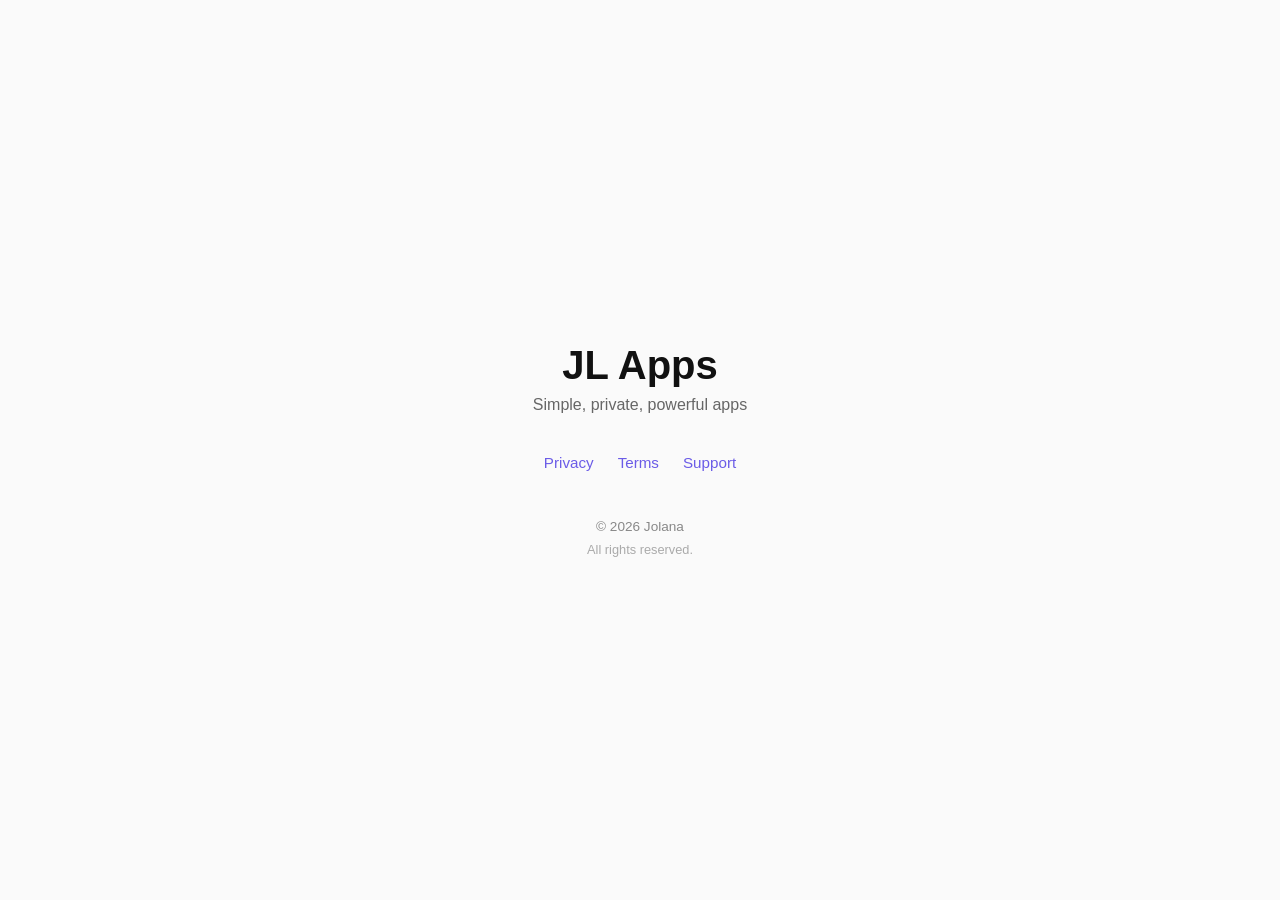
<file: index.html>
<!DOCTYPE html>
<html lang="en">
<head>
    <meta charset="UTF-8">
    <meta name="viewport" content="width=device-width, initial-scale=1.0">
    <title>JL Apps - Jolana</title>
    <style>
        * { margin: 0; padding: 0; box-sizing: border-box; }
        body {
            font-family: -apple-system, BlinkMacSystemFont, 'Segoe UI', Roboto, Oxygen, Ubuntu, sans-serif;
            background: #fafafa;
            color: #333;
            min-height: 100vh;
            display: flex;
            flex-direction: column;
            align-items: center;
            justify-content: center;
            padding: 60px 20px;
            text-align: center;
        }
        .container { max-width: 600px; width: 100%; }
        h1 { font-size: 2.5rem; margin-bottom: 0.5rem; color: #111; }
        .tagline { color: #666; margin-bottom: 2.5rem; }
        .links { display: flex; gap: 1.5rem; justify-content: center; }
        .links a { color: #6B5CE7; text-decoration: none; font-size: 0.95rem; }
        .links a:hover { text-decoration: underline; }
        footer { margin-top: 3rem; color: #888; font-size: 0.85rem; }
        .company { margin-top: 0.5rem; font-size: 0.8rem; color: #aaa; }
    </style>
</head>
<body>
    <div class="container">
        <h1>JL Apps</h1>
        <p class="tagline">Simple, private, powerful apps</p>
        <div class="links">
            <a href="privacy.html">Privacy</a>
            <a href="terms.html">Terms</a>
            <a href="support.html">Support</a>
        </div>
    </div>

    <footer>
        &copy; 2026 Jolana
        <div class="company">All rights reserved.</div>
    </footer>
</body>
</html>
</file>
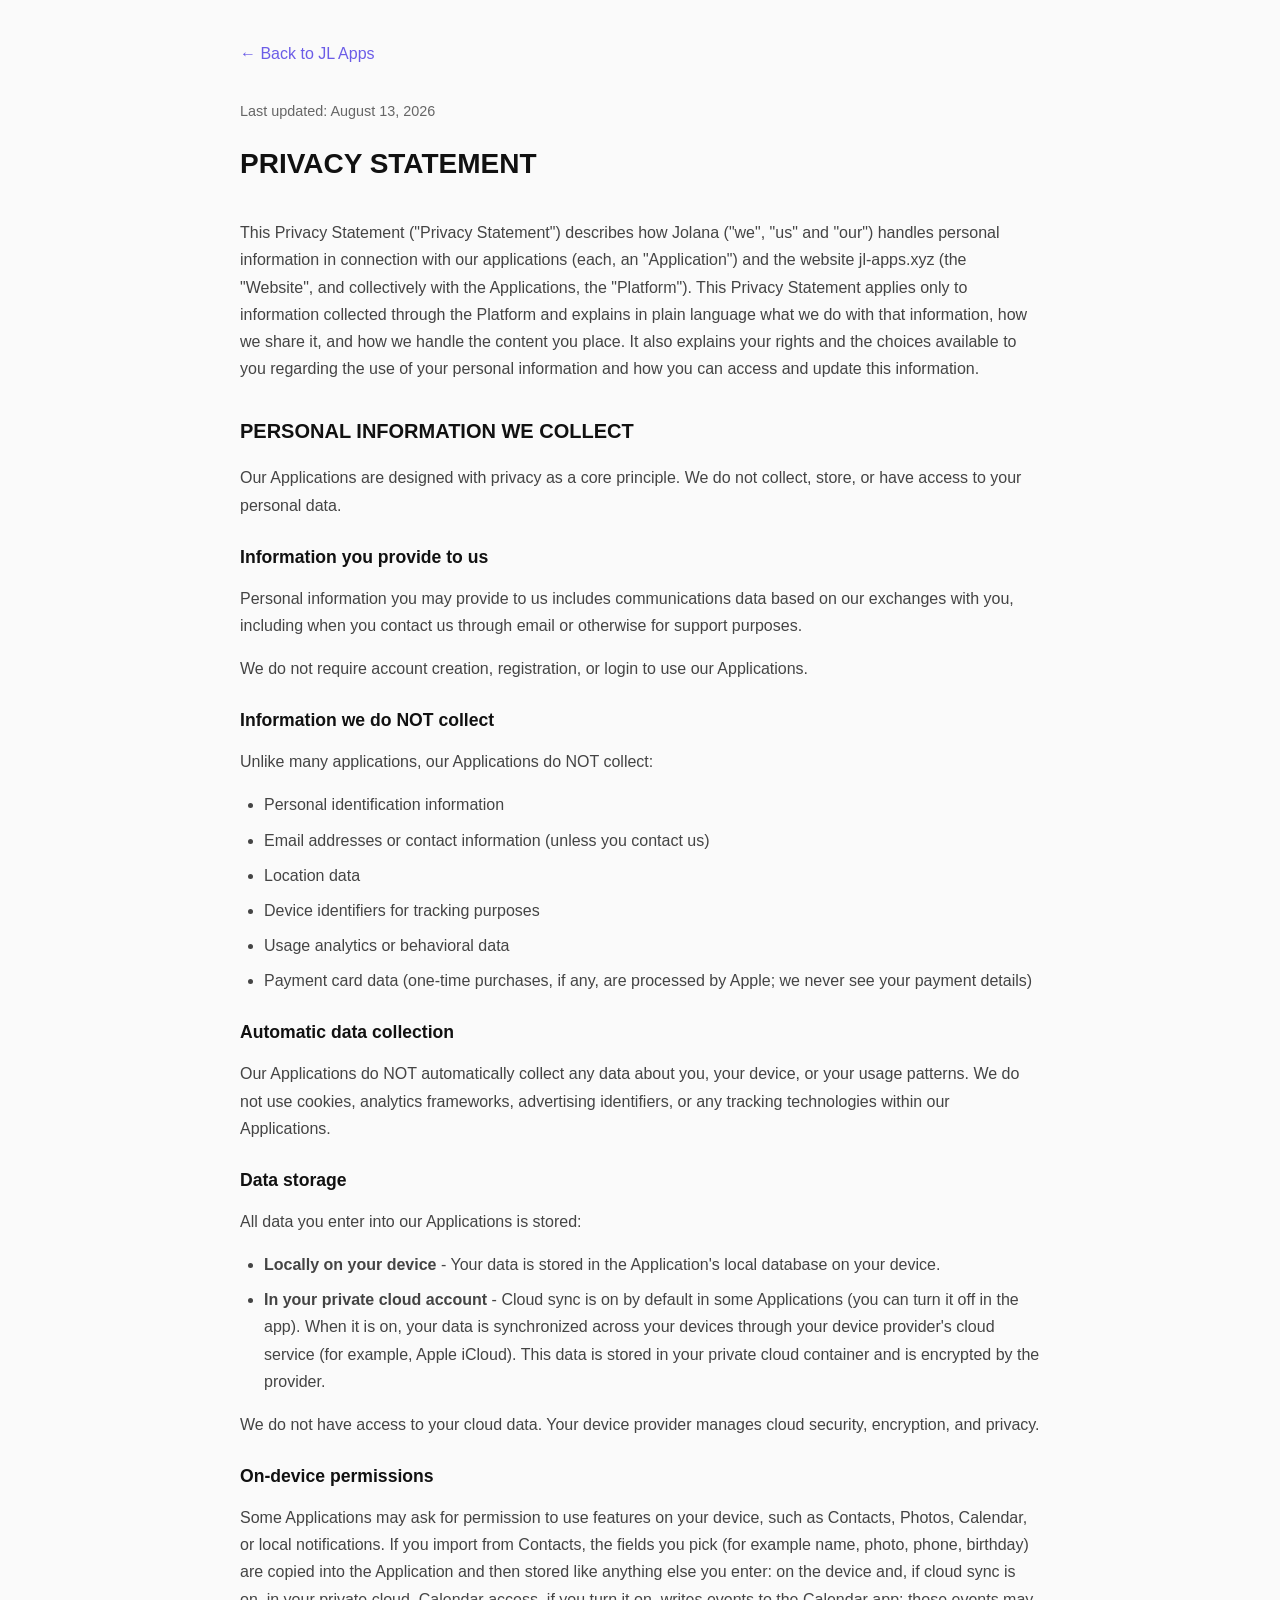
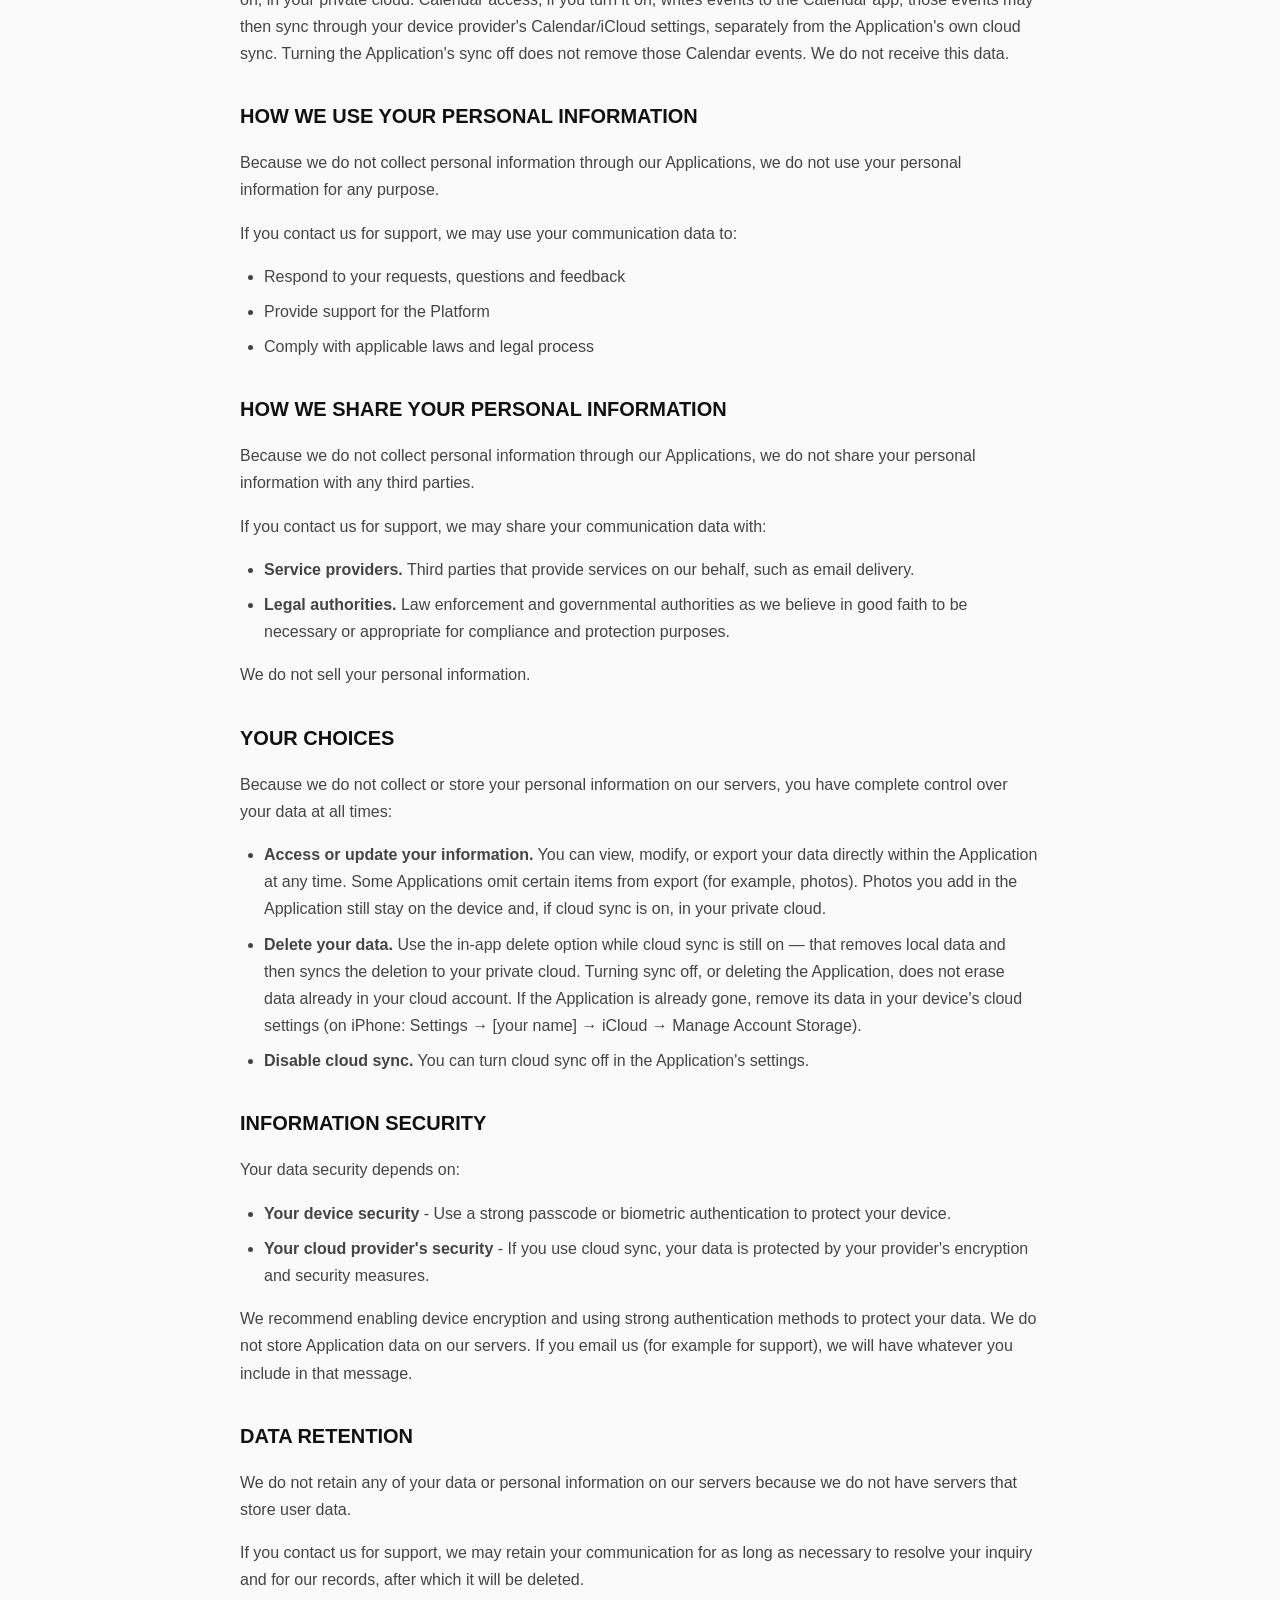
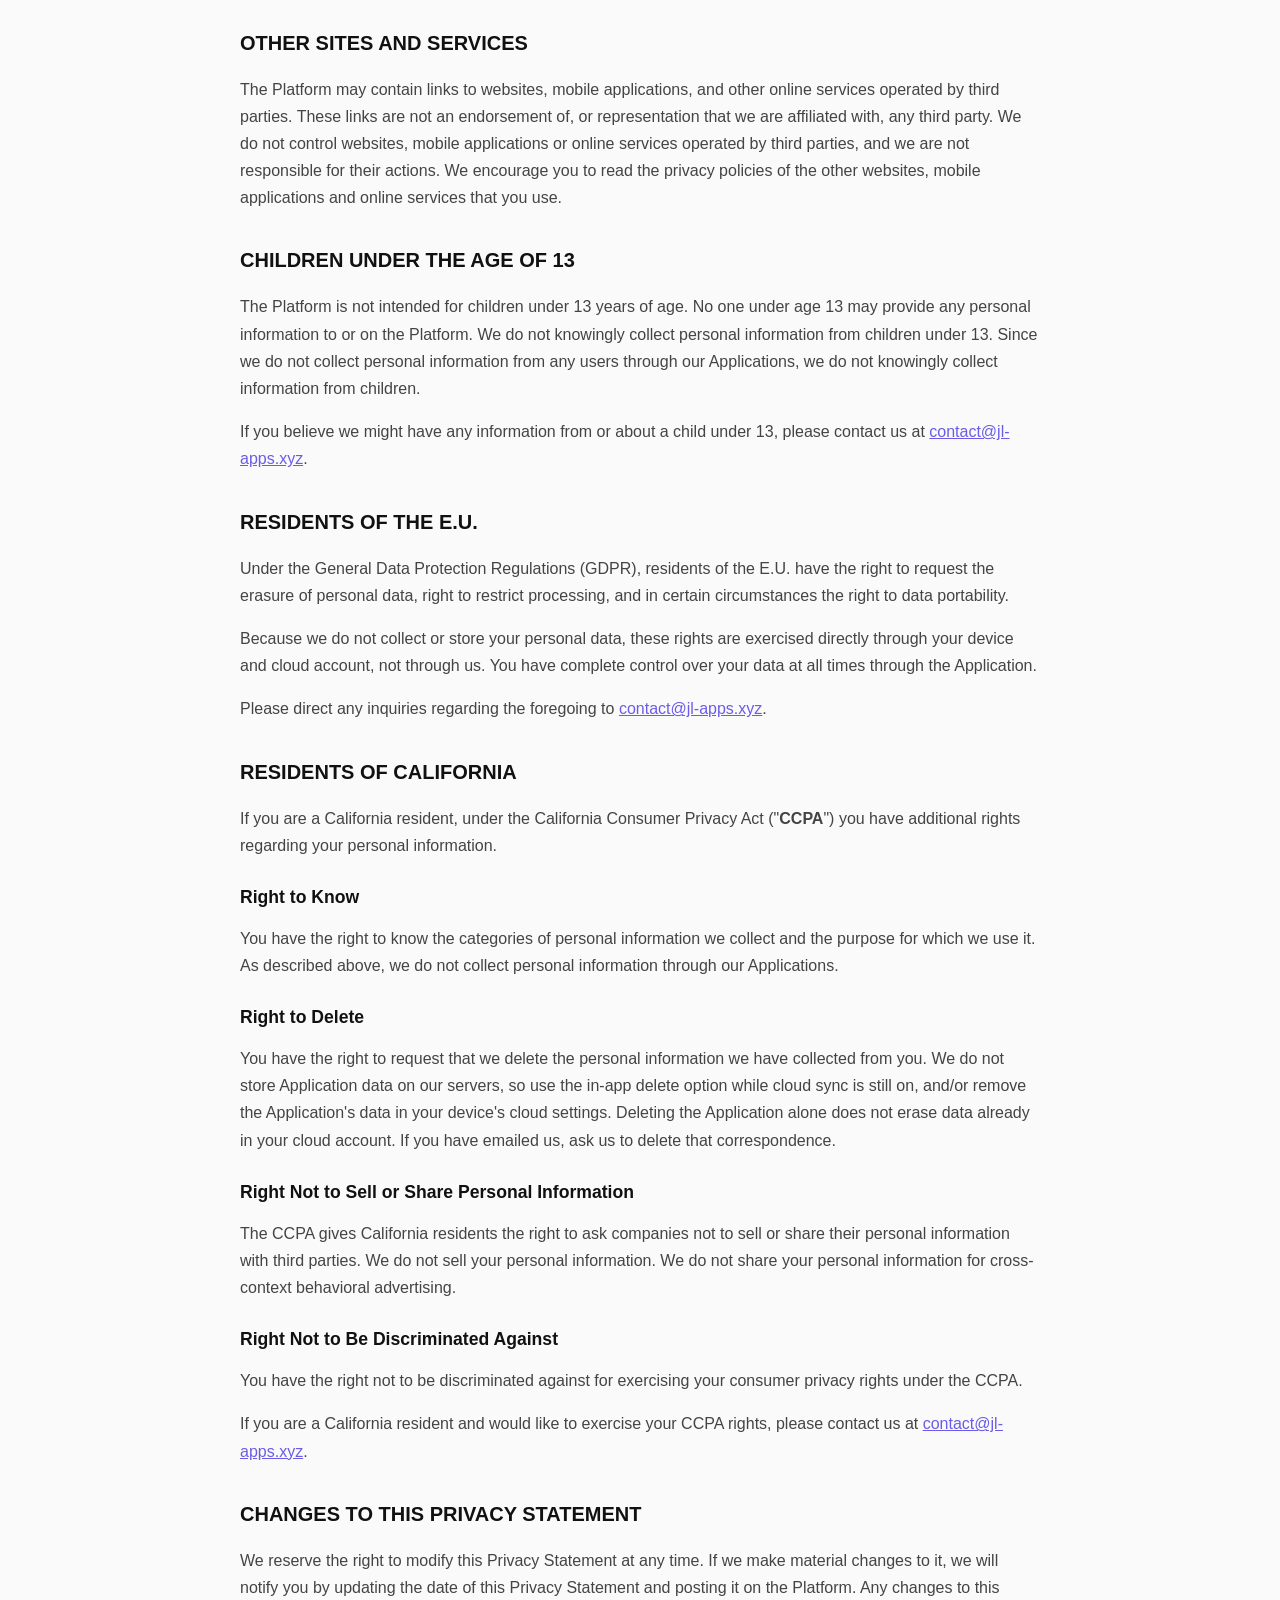
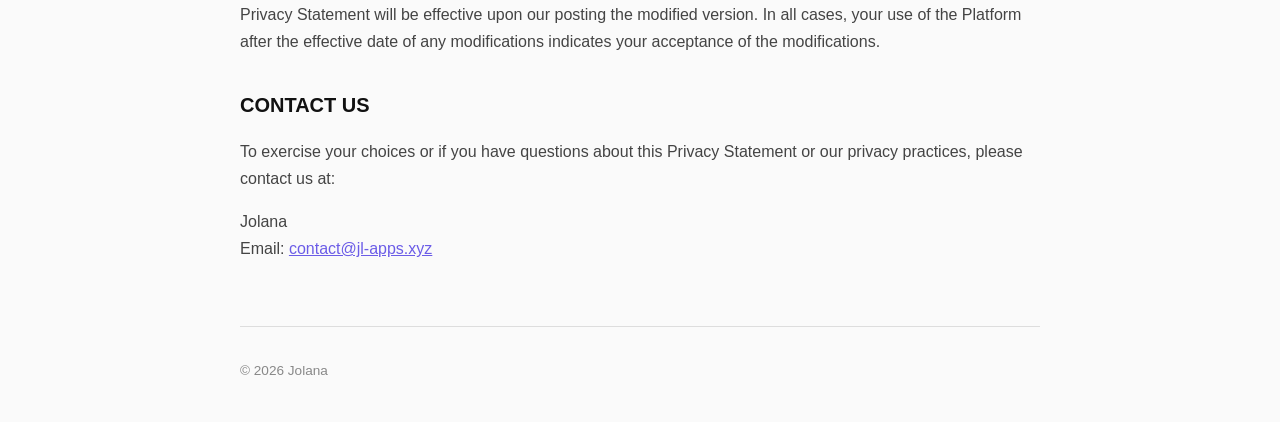
<file: privacy.html>
<!DOCTYPE html>
<html lang="en">
<head>
    <meta charset="UTF-8">
    <meta name="viewport" content="width=device-width, initial-scale=1.0">
    <title>Privacy Policy - JL Apps</title>
    <link rel="stylesheet" href="style.css">
</head>
<body>
    <div class="container">
        <a href="index.html" class="back">&larr; Back to JL Apps</a>
        <p class="date">Last updated: August 13, 2026</p>
        <h1>PRIVACY STATEMENT</h1>

        <p>This Privacy Statement ("Privacy Statement") describes how Jolana ("we", "us" and "our") handles personal information in connection with our applications (each, an "Application") and the website jl-apps.xyz (the "Website", and collectively with the Applications, the "Platform"). This Privacy Statement applies only to information collected through the Platform and explains in plain language what we do with that information, how we share it, and how we handle the content you place. It also explains your rights and the choices available to you regarding the use of your personal information and how you can access and update this information.</p>

        <h2>PERSONAL INFORMATION WE COLLECT</h2>
        <p>Our Applications are designed with privacy as a core principle. We do not collect, store, or have access to your personal data.</p>

        <h3>Information you provide to us</h3>
        <p>Personal information you may provide to us includes communications data based on our exchanges with you, including when you contact us through email or otherwise for support purposes.</p>
        <p>We do not require account creation, registration, or login to use our Applications.</p>

        <h3>Information we do NOT collect</h3>
        <p>Unlike many applications, our Applications do NOT collect:</p>
        <ul>
            <li>Personal identification information</li>
            <li>Email addresses or contact information (unless you contact us)</li>
            <li>Location data</li>
            <li>Device identifiers for tracking purposes</li>
            <li>Usage analytics or behavioral data</li>
            <li>Payment card data (one-time purchases, if any, are processed by Apple; we never see your payment details)</li>
        </ul>

        <h3>Automatic data collection</h3>
        <p>Our Applications do NOT automatically collect any data about you, your device, or your usage patterns. We do not use cookies, analytics frameworks, advertising identifiers, or any tracking technologies within our Applications.</p>

        <h3>Data storage</h3>
        <p>All data you enter into our Applications is stored:</p>
        <ul>
            <li><span class="bold">Locally on your device</span> - Your data is stored in the Application's local database on your device.</li>
            <li><span class="bold">In your private cloud account</span> - Cloud sync is on by default in some Applications (you can turn it off in the app). When it is on, your data is synchronized across your devices through your device provider's cloud service (for example, Apple iCloud). This data is stored in your private cloud container and is encrypted by the provider.</li>
        </ul>
        <p>We do not have access to your cloud data. Your device provider manages cloud security, encryption, and privacy.</p>

        <h3>On-device permissions</h3>
        <p>Some Applications may ask for permission to use features on your device, such as Contacts, Photos, Calendar, or local notifications. If you import from Contacts, the fields you pick (for example name, photo, phone, birthday) are copied into the Application and then stored like anything else you enter: on the device and, if cloud sync is on, in your private cloud. Calendar access, if you turn it on, writes events to the Calendar app; those events may then sync through your device provider's Calendar/iCloud settings, separately from the Application's own cloud sync. Turning the Application's sync off does not remove those Calendar events. We do not receive this data.</p>

        <h2>HOW WE USE YOUR PERSONAL INFORMATION</h2>
        <p>Because we do not collect personal information through our Applications, we do not use your personal information for any purpose.</p>
        <p>If you contact us for support, we may use your communication data to:</p>
        <ul>
            <li>Respond to your requests, questions and feedback</li>
            <li>Provide support for the Platform</li>
            <li>Comply with applicable laws and legal process</li>
        </ul>

        <h2>HOW WE SHARE YOUR PERSONAL INFORMATION</h2>
        <p>Because we do not collect personal information through our Applications, we do not share your personal information with any third parties.</p>
        <p>If you contact us for support, we may share your communication data with:</p>
        <ul>
            <li><span class="bold">Service providers.</span> Third parties that provide services on our behalf, such as email delivery.</li>
            <li><span class="bold">Legal authorities.</span> Law enforcement and governmental authorities as we believe in good faith to be necessary or appropriate for compliance and protection purposes.</li>
        </ul>
        <p>We do not sell your personal information.</p>

        <h2>YOUR CHOICES</h2>
        <p>Because we do not collect or store your personal information on our servers, you have complete control over your data at all times:</p>
        <ul>
            <li><span class="bold">Access or update your information.</span> You can view, modify, or export your data directly within the Application at any time. Some Applications omit certain items from export (for example, photos). Photos you add in the Application still stay on the device and, if cloud sync is on, in your private cloud.</li>
            <li><span class="bold">Delete your data.</span> Use the in-app delete option while cloud sync is still on — that removes local data and then syncs the deletion to your private cloud. Turning sync off, or deleting the Application, does not erase data already in your cloud account. If the Application is already gone, remove its data in your device's cloud settings (on iPhone: Settings → [your name] → iCloud → Manage Account Storage).</li>
            <li><span class="bold">Disable cloud sync.</span> You can turn cloud sync off in the Application's settings.</li>
        </ul>

        <h2>INFORMATION SECURITY</h2>
        <p>Your data security depends on:</p>
        <ul>
            <li><span class="bold">Your device security</span> - Use a strong passcode or biometric authentication to protect your device.</li>
            <li><span class="bold">Your cloud provider's security</span> - If you use cloud sync, your data is protected by your provider's encryption and security measures.</li>
        </ul>
        <p>We recommend enabling device encryption and using strong authentication methods to protect your data. We do not store Application data on our servers. If you email us (for example for support), we will have whatever you include in that message.</p>

        <h2>DATA RETENTION</h2>
        <p>We do not retain any of your data or personal information on our servers because we do not have servers that store user data.</p>
        <p>If you contact us for support, we may retain your communication for as long as necessary to resolve your inquiry and for our records, after which it will be deleted.</p>

        <h2>OTHER SITES AND SERVICES</h2>
        <p>The Platform may contain links to websites, mobile applications, and other online services operated by third parties. These links are not an endorsement of, or representation that we are affiliated with, any third party. We do not control websites, mobile applications or online services operated by third parties, and we are not responsible for their actions. We encourage you to read the privacy policies of the other websites, mobile applications and online services that you use.</p>

        <h2>CHILDREN UNDER THE AGE OF 13</h2>
        <p>The Platform is not intended for children under 13 years of age. No one under age 13 may provide any personal information to or on the Platform. We do not knowingly collect personal information from children under 13. Since we do not collect personal information from any users through our Applications, we do not knowingly collect information from children.</p>
        <p>If you believe we might have any information from or about a child under 13, please contact us at <a href="mailto:contact@jl-apps.xyz">contact@jl-apps.xyz</a>.</p>

        <h2>RESIDENTS OF THE E.U.</h2>
        <p>Under the General Data Protection Regulations (GDPR), residents of the E.U. have the right to request the erasure of personal data, right to restrict processing, and in certain circumstances the right to data portability.</p>
        <p>Because we do not collect or store your personal data, these rights are exercised directly through your device and cloud account, not through us. You have complete control over your data at all times through the Application.</p>
        <p>Please direct any inquiries regarding the foregoing to <a href="mailto:contact@jl-apps.xyz">contact@jl-apps.xyz</a>.</p>

        <h2>RESIDENTS OF CALIFORNIA</h2>
        <p>If you are a California resident, under the California Consumer Privacy Act ("<span class="bold">CCPA</span>") you have additional rights regarding your personal information.</p>
        <h3>Right to Know</h3>
        <p>You have the right to know the categories of personal information we collect and the purpose for which we use it. As described above, we do not collect personal information through our Applications.</p>
        <h3>Right to Delete</h3>
        <p>You have the right to request that we delete the personal information we have collected from you. We do not store Application data on our servers, so use the in-app delete option while cloud sync is still on, and/or remove the Application's data in your device's cloud settings. Deleting the Application alone does not erase data already in your cloud account. If you have emailed us, ask us to delete that correspondence.</p>
        <h3>Right Not to Sell or Share Personal Information</h3>
        <p>The CCPA gives California residents the right to ask companies not to sell or share their personal information with third parties. We do not sell your personal information. We do not share your personal information for cross-context behavioral advertising.</p>
        <h3>Right Not to Be Discriminated Against</h3>
        <p>You have the right not to be discriminated against for exercising your consumer privacy rights under the CCPA.</p>
        <p>If you are a California resident and would like to exercise your CCPA rights, please contact us at <a href="mailto:contact@jl-apps.xyz">contact@jl-apps.xyz</a>.</p>

        <h2>CHANGES TO THIS PRIVACY STATEMENT</h2>
        <p>We reserve the right to modify this Privacy Statement at any time. If we make material changes to it, we will notify you by updating the date of this Privacy Statement and posting it on the Platform. Any changes to this Privacy Statement will be effective upon our posting the modified version. In all cases, your use of the Platform after the effective date of any modifications indicates your acceptance of the modifications.</p>

        <h2>CONTACT US</h2>
        <p>To exercise your choices or if you have questions about this Privacy Statement or our privacy practices, please contact us at:</p>
        <p>Jolana<br>Email: <a href="mailto:contact@jl-apps.xyz">contact@jl-apps.xyz</a></p>

        <footer>&copy; 2026 Jolana</footer>
    </div>
</body>
</html>
</file>
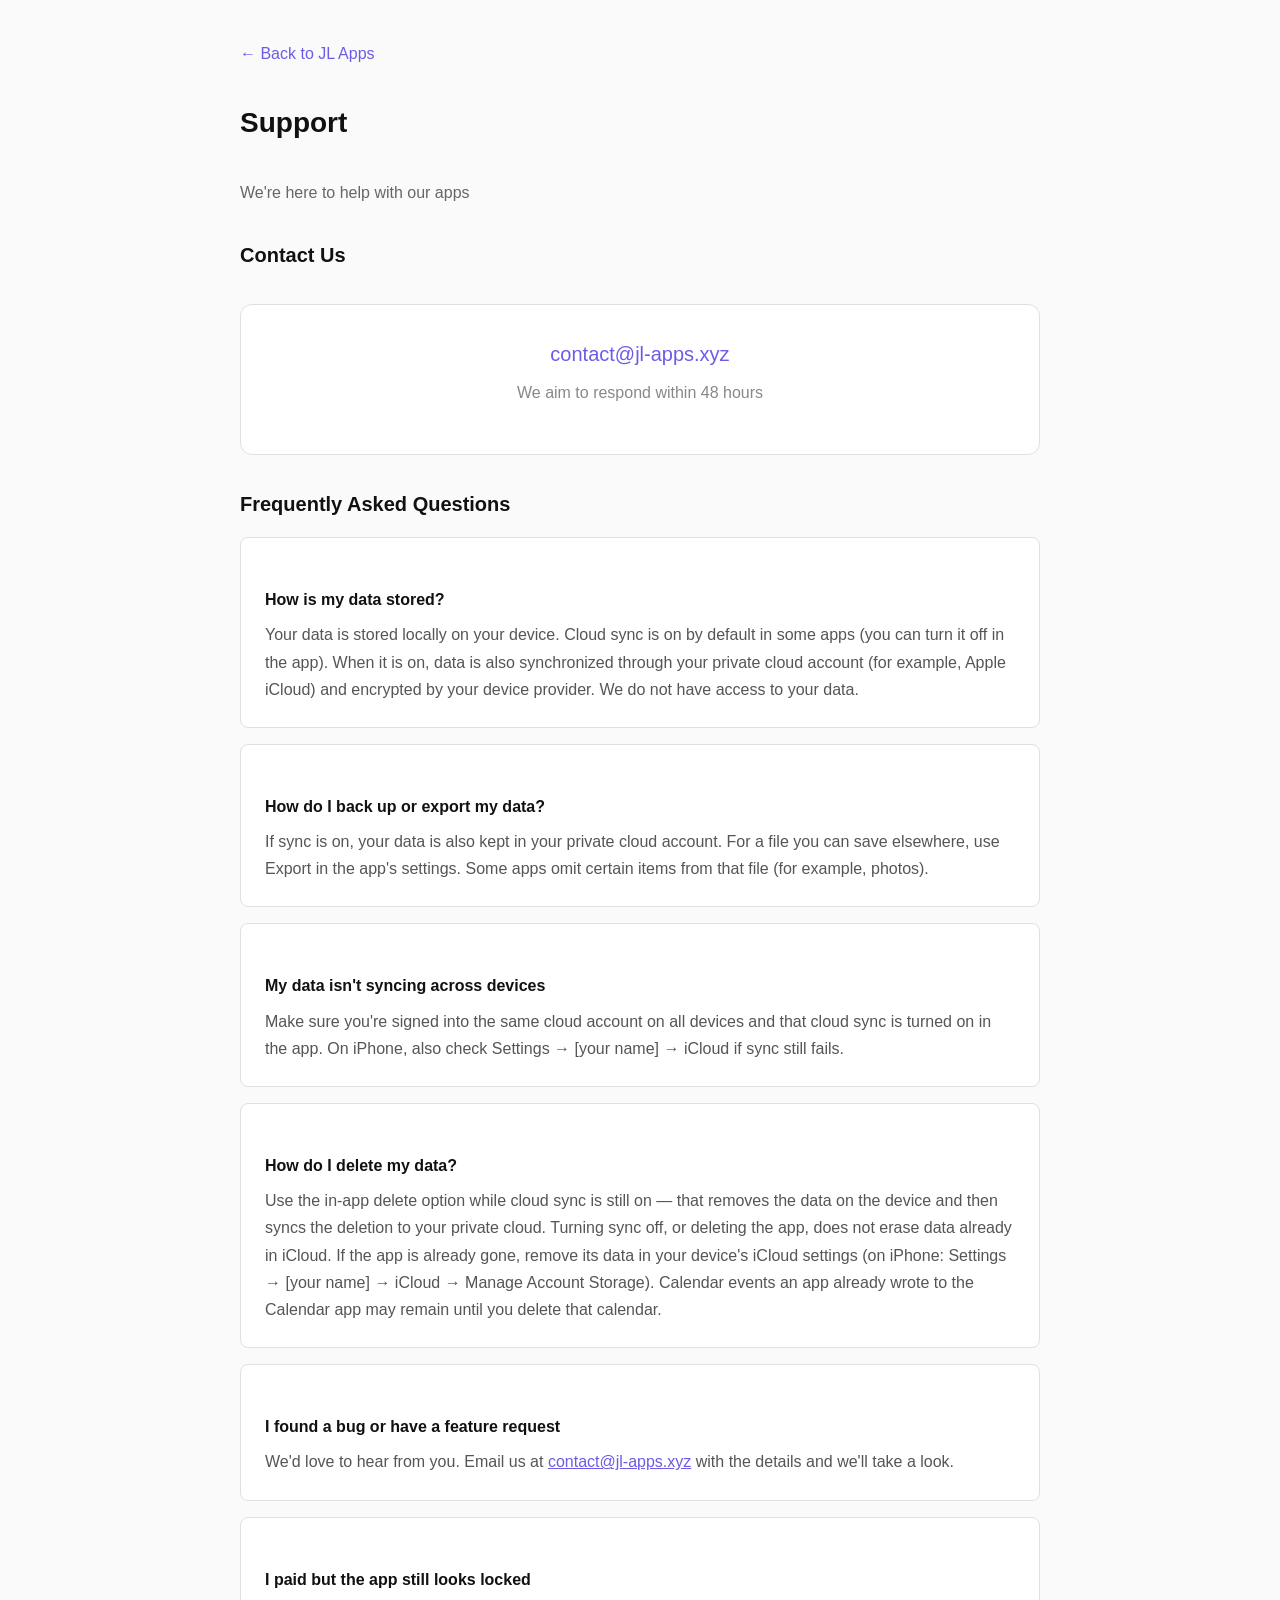
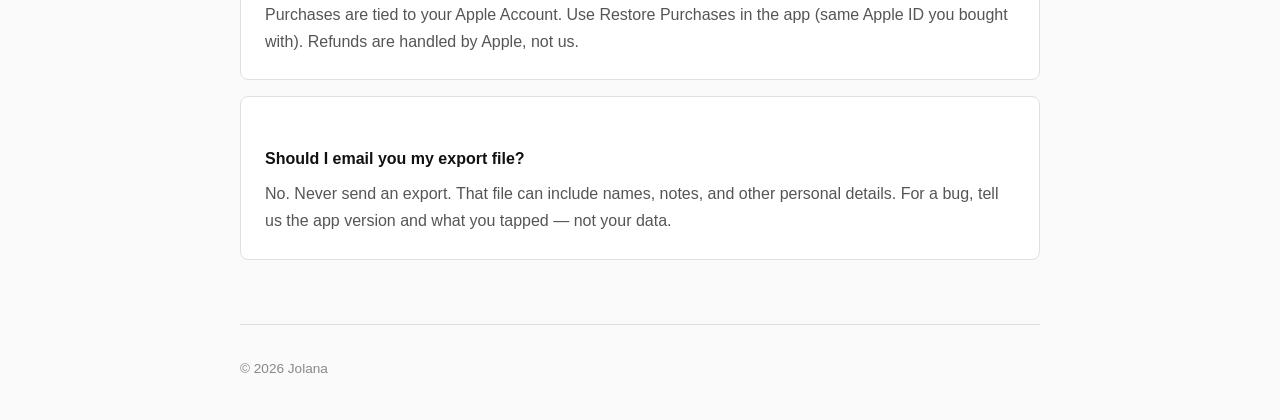
<file: support.html>
<!DOCTYPE html>
<html lang="en">
<head>
    <meta charset="UTF-8">
    <meta name="viewport" content="width=device-width, initial-scale=1.0">
    <title>Support - JL Apps</title>
    <link rel="stylesheet" href="style.css">
</head>
<body>
    <div class="container">
        <a href="index.html" class="back">&larr; Back to JL Apps</a>
        <h1>Support</h1>
        <p class="subtitle">We're here to help with our apps</p>

        <h2>Contact Us</h2>
        <div class="contact-box">
            <a href="mailto:contact@jl-apps.xyz">contact@jl-apps.xyz</a>
            <p>We aim to respond within 48 hours</p>
        </div>

        <div class="faq">
            <h2>Frequently Asked Questions</h2>

            <div class="faq-item">
                <h3>How is my data stored?</h3>
                <p>Your data is stored locally on your device. Cloud sync is on by default in some apps (you can turn it off in the app). When it is on, data is also synchronized through your private cloud account (for example, Apple iCloud) and encrypted by your device provider. We do not have access to your data.</p>
            </div>

            <div class="faq-item">
                <h3>How do I back up or export my data?</h3>
                <p>If sync is on, your data is also kept in your private cloud account. For a file you can save elsewhere, use Export in the app's settings. Some apps omit certain items from that file (for example, photos).</p>
            </div>

            <div class="faq-item">
                <h3>My data isn't syncing across devices</h3>
                <p>Make sure you're signed into the same cloud account on all devices and that cloud sync is turned on in the app. On iPhone, also check Settings → [your name] → iCloud if sync still fails.</p>
            </div>

            <div class="faq-item">
                <h3>How do I delete my data?</h3>
                <p>Use the in-app delete option while cloud sync is still on — that removes the data on the device and then syncs the deletion to your private cloud. Turning sync off, or deleting the app, does not erase data already in iCloud. If the app is already gone, remove its data in your device's iCloud settings (on iPhone: Settings → [your name] → iCloud → Manage Account Storage). Calendar events an app already wrote to the Calendar app may remain until you delete that calendar.</p>
            </div>

            <div class="faq-item">
                <h3>I found a bug or have a feature request</h3>
                <p>We'd love to hear from you. Email us at <a href="mailto:contact@jl-apps.xyz">contact@jl-apps.xyz</a> with the details and we'll take a look.</p>
            </div>

            <div class="faq-item">
                <h3>I paid but the app still looks locked</h3>
                <p>Purchases are tied to your Apple Account. Use Restore Purchases in the app (same Apple ID you bought with). Refunds are handled by Apple, not us.</p>
            </div>

            <div class="faq-item">
                <h3>Should I email you my export file?</h3>
                <p>No. Never send an export. That file can include names, notes, and other personal details. For a bug, tell us the app version and what you tapped — not your data.</p>
            </div>
        </div>

        <footer>&copy; 2026 Jolana</footer>
    </div>
</body>
</html>
</file>
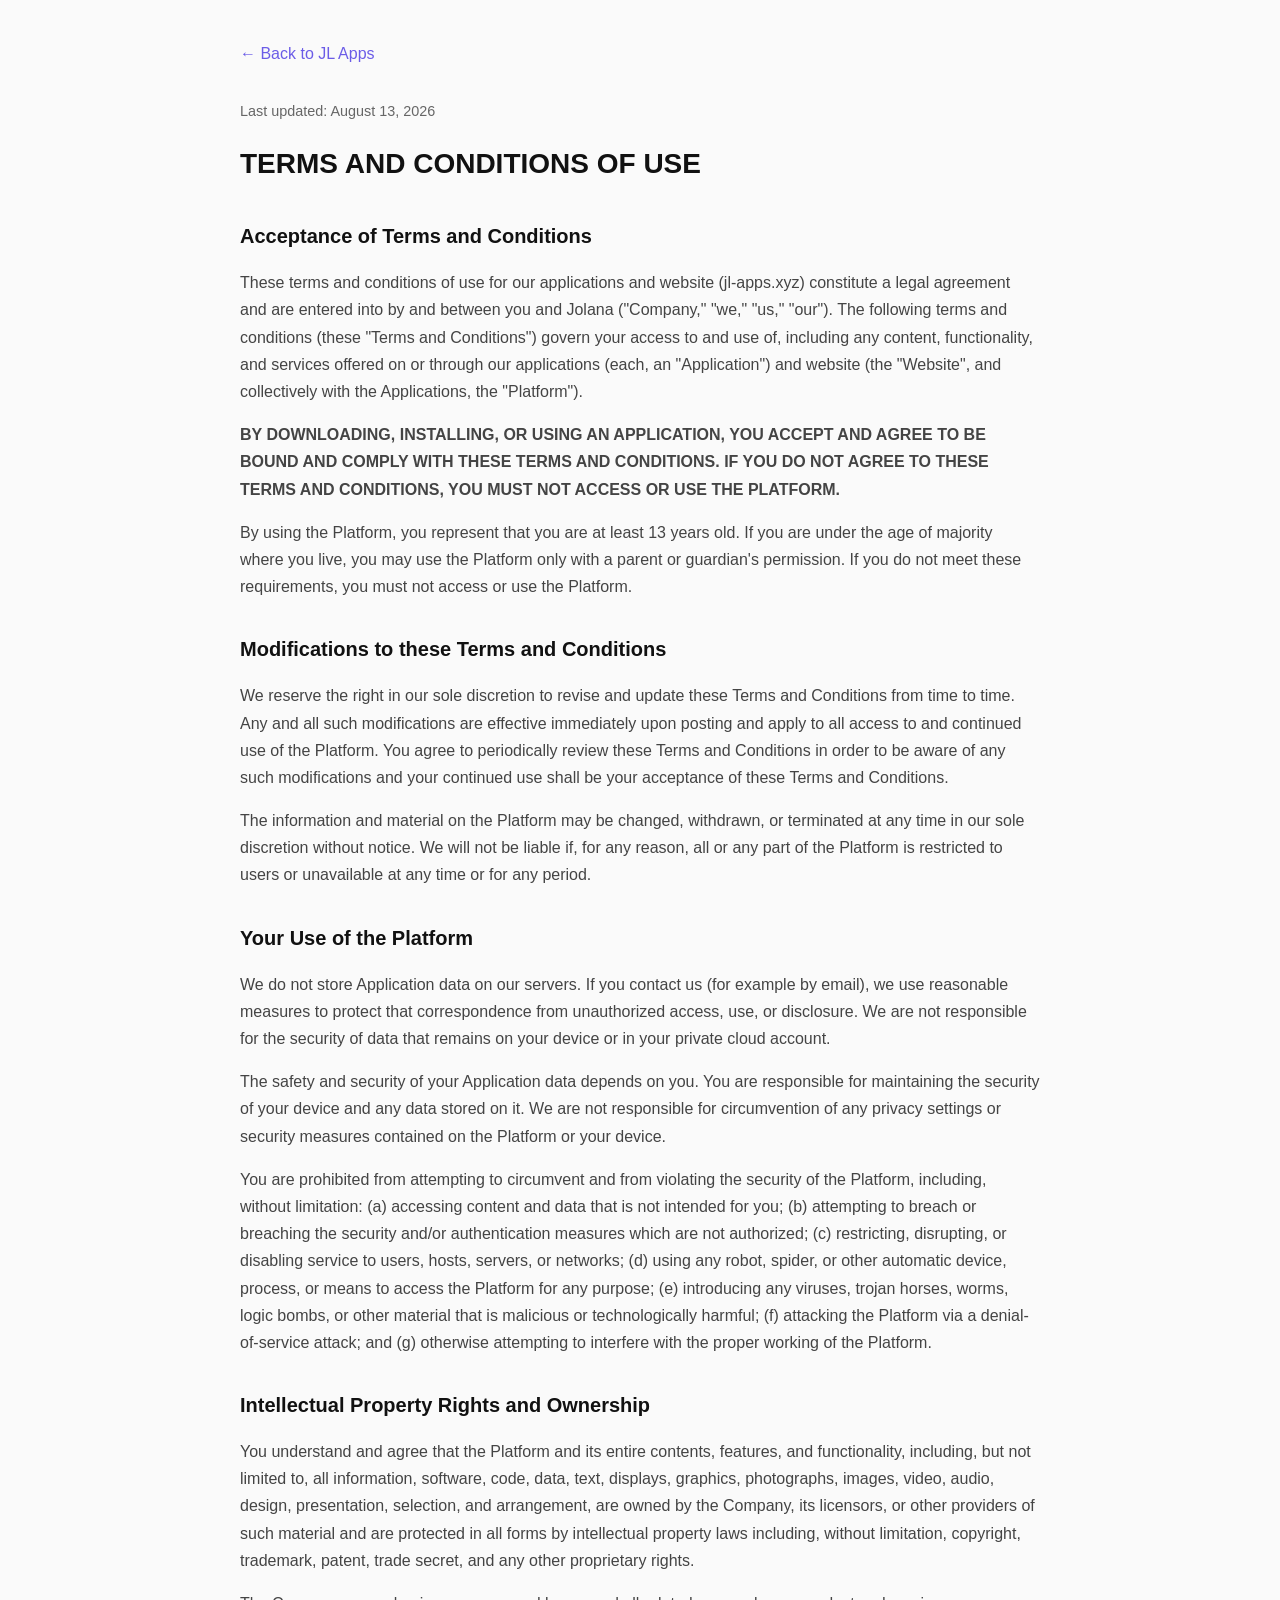
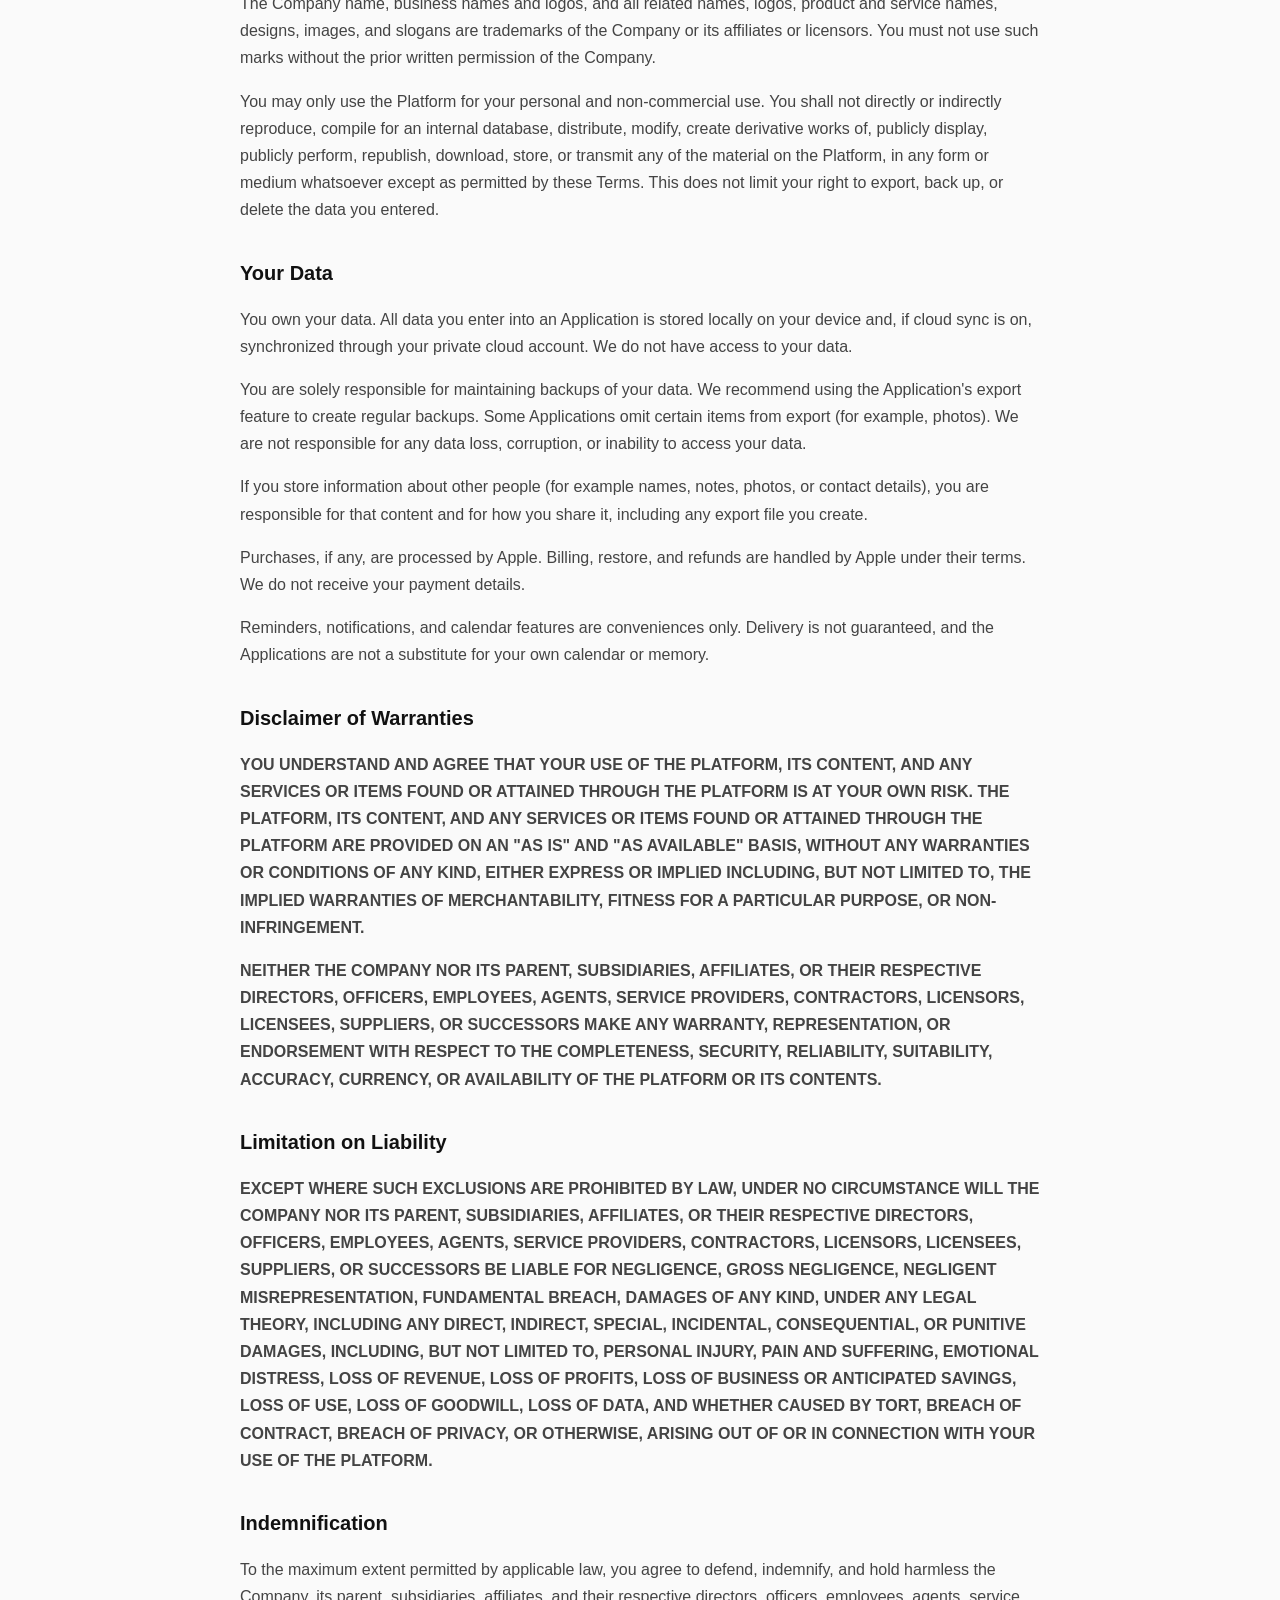
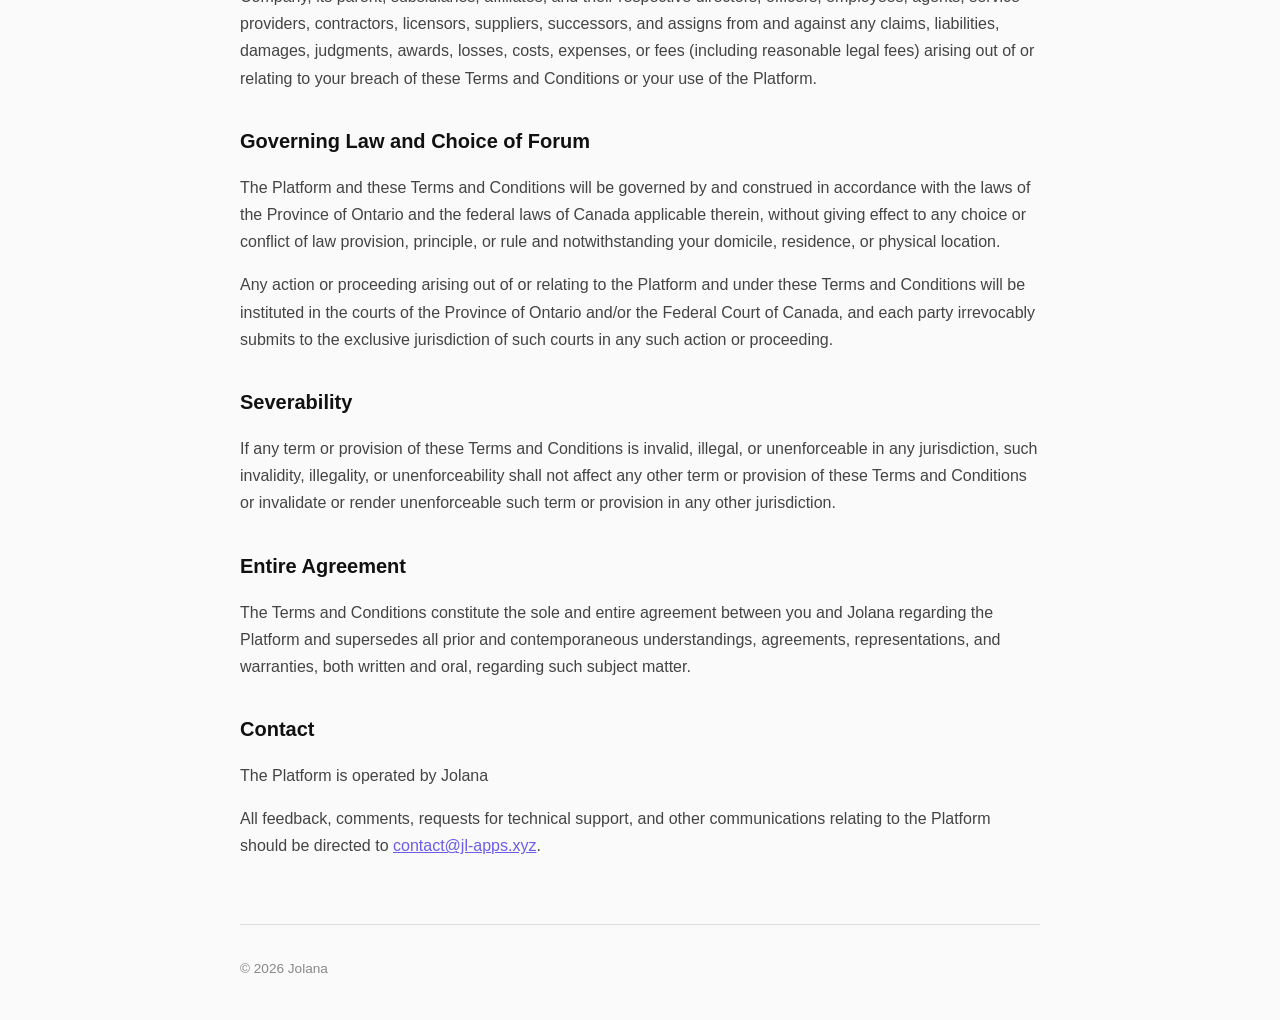
<file: terms.html>
<!DOCTYPE html>
<html lang="en">
<head>
    <meta charset="UTF-8">
    <meta name="viewport" content="width=device-width, initial-scale=1.0">
    <title>Terms and Conditions - JL Apps</title>
    <link rel="stylesheet" href="style.css">
</head>
<body>
    <div class="container">
        <a href="index.html" class="back">&larr; Back to JL Apps</a>
        <p class="date">Last updated: August 13, 2026</p>
        <h1>TERMS AND CONDITIONS OF USE</h1>

        <h2>Acceptance of Terms and Conditions</h2>
        <p>These terms and conditions of use for our applications and website (jl-apps.xyz) constitute a legal agreement and are entered into by and between you and Jolana ("Company," "we," "us," "our"). The following terms and conditions (these "Terms and Conditions") govern your access to and use of, including any content, functionality, and services offered on or through our applications (each, an "Application") and website (the "Website", and collectively with the Applications, the "Platform").</p>
        <p class="caps">By downloading, installing, or using an Application, you accept and agree to be bound and comply with these Terms and Conditions. If you do not agree to these Terms and Conditions, you must not access or use the Platform.</p>
        <p>By using the Platform, you represent that you are at least 13 years old. If you are under the age of majority where you live, you may use the Platform only with a parent or guardian's permission. If you do not meet these requirements, you must not access or use the Platform.</p>

        <h2>Modifications to these Terms and Conditions</h2>
        <p>We reserve the right in our sole discretion to revise and update these Terms and Conditions from time to time. Any and all such modifications are effective immediately upon posting and apply to all access to and continued use of the Platform. You agree to periodically review these Terms and Conditions in order to be aware of any such modifications and your continued use shall be your acceptance of these Terms and Conditions.</p>
        <p>The information and material on the Platform may be changed, withdrawn, or terminated at any time in our sole discretion without notice. We will not be liable if, for any reason, all or any part of the Platform is restricted to users or unavailable at any time or for any period.</p>

        <h2>Your Use of the Platform</h2>
        <p>We do not store Application data on our servers. If you contact us (for example by email), we use reasonable measures to protect that correspondence from unauthorized access, use, or disclosure. We are not responsible for the security of data that remains on your device or in your private cloud account.</p>
        <p>The safety and security of your Application data depends on you. You are responsible for maintaining the security of your device and any data stored on it. We are not responsible for circumvention of any privacy settings or security measures contained on the Platform or your device.</p>
        <p>You are prohibited from attempting to circumvent and from violating the security of the Platform, including, without limitation: (a) accessing content and data that is not intended for you; (b) attempting to breach or breaching the security and/or authentication measures which are not authorized; (c) restricting, disrupting, or disabling service to users, hosts, servers, or networks; (d) using any robot, spider, or other automatic device, process, or means to access the Platform for any purpose; (e) introducing any viruses, trojan horses, worms, logic bombs, or other material that is malicious or technologically harmful; (f) attacking the Platform via a denial-of-service attack; and (g) otherwise attempting to interfere with the proper working of the Platform.</p>

        <h2>Intellectual Property Rights and Ownership</h2>
        <p>You understand and agree that the Platform and its entire contents, features, and functionality, including, but not limited to, all information, software, code, data, text, displays, graphics, photographs, images, video, audio, design, presentation, selection, and arrangement, are owned by the Company, its licensors, or other providers of such material and are protected in all forms by intellectual property laws including, without limitation, copyright, trademark, patent, trade secret, and any other proprietary rights.</p>
        <p>The Company name, business names and logos, and all related names, logos, product and service names, designs, images, and slogans are trademarks of the Company or its affiliates or licensors. You must not use such marks without the prior written permission of the Company.</p>
        <p>You may only use the Platform for your personal and non-commercial use. You shall not directly or indirectly reproduce, compile for an internal database, distribute, modify, create derivative works of, publicly display, publicly perform, republish, download, store, or transmit any of the material on the Platform, in any form or medium whatsoever except as permitted by these Terms. This does not limit your right to export, back up, or delete the data you entered.</p>

        <h2>Your Data</h2>
        <p>You own your data. All data you enter into an Application is stored locally on your device and, if cloud sync is on, synchronized through your private cloud account. We do not have access to your data.</p>
        <p>You are solely responsible for maintaining backups of your data. We recommend using the Application's export feature to create regular backups. Some Applications omit certain items from export (for example, photos). We are not responsible for any data loss, corruption, or inability to access your data.</p>
        <p>If you store information about other people (for example names, notes, photos, or contact details), you are responsible for that content and for how you share it, including any export file you create.</p>
        <p>Purchases, if any, are processed by Apple. Billing, restore, and refunds are handled by Apple under their terms. We do not receive your payment details.</p>
        <p>Reminders, notifications, and calendar features are conveniences only. Delivery is not guaranteed, and the Applications are not a substitute for your own calendar or memory.</p>

        <h2>Disclaimer of Warranties</h2>
        <p class="caps">You understand and agree that your use of the Platform, its content, and any services or items found or attained through the Platform is at your own risk. The Platform, its content, and any services or items found or attained through the Platform are provided on an "as is" and "as available" basis, without any warranties or conditions of any kind, either express or implied including, but not limited to, the implied warranties of merchantability, fitness for a particular purpose, or non-infringement.</p>
        <p class="caps">Neither the Company nor its parent, subsidiaries, affiliates, or their respective directors, officers, employees, agents, service providers, contractors, licensors, licensees, suppliers, or successors make any warranty, representation, or endorsement with respect to the completeness, security, reliability, suitability, accuracy, currency, or availability of the Platform or its contents.</p>

        <h2>Limitation on Liability</h2>
        <p class="caps">Except where such exclusions are prohibited by law, under no circumstance will the Company nor its parent, subsidiaries, affiliates, or their respective directors, officers, employees, agents, service providers, contractors, licensors, licensees, suppliers, or successors be liable for negligence, gross negligence, negligent misrepresentation, fundamental breach, damages of any kind, under any legal theory, including any direct, indirect, special, incidental, consequential, or punitive damages, including, but not limited to, personal injury, pain and suffering, emotional distress, loss of revenue, loss of profits, loss of business or anticipated savings, loss of use, loss of goodwill, loss of data, and whether caused by tort, breach of contract, breach of privacy, or otherwise, arising out of or in connection with your use of the Platform.</p>

        <h2>Indemnification</h2>
        <p>To the maximum extent permitted by applicable law, you agree to defend, indemnify, and hold harmless the Company, its parent, subsidiaries, affiliates, and their respective directors, officers, employees, agents, service providers, contractors, licensors, suppliers, successors, and assigns from and against any claims, liabilities, damages, judgments, awards, losses, costs, expenses, or fees (including reasonable legal fees) arising out of or relating to your breach of these Terms and Conditions or your use of the Platform.</p>

        <h2>Governing Law and Choice of Forum</h2>
        <p>The Platform and these Terms and Conditions will be governed by and construed in accordance with the laws of the Province of Ontario and the federal laws of Canada applicable therein, without giving effect to any choice or conflict of law provision, principle, or rule and notwithstanding your domicile, residence, or physical location.</p>
        <p>Any action or proceeding arising out of or relating to the Platform and under these Terms and Conditions will be instituted in the courts of the Province of Ontario and/or the Federal Court of Canada, and each party irrevocably submits to the exclusive jurisdiction of such courts in any such action or proceeding.</p>

        <h2>Severability</h2>
        <p>If any term or provision of these Terms and Conditions is invalid, illegal, or unenforceable in any jurisdiction, such invalidity, illegality, or unenforceability shall not affect any other term or provision of these Terms and Conditions or invalidate or render unenforceable such term or provision in any other jurisdiction.</p>

        <h2>Entire Agreement</h2>
        <p>The Terms and Conditions constitute the sole and entire agreement between you and Jolana regarding the Platform and supersedes all prior and contemporaneous understandings, agreements, representations, and warranties, both written and oral, regarding such subject matter.</p>

        <h2>Contact</h2>
        <p>The Platform is operated by Jolana</p>
        <p>All feedback, comments, requests for technical support, and other communications relating to the Platform should be directed to <a href="mailto:contact@jl-apps.xyz">contact@jl-apps.xyz</a>.</p>

        <footer>&copy; 2026 Jolana</footer>
    </div>
</body>
</html>
</file>
<file: style.css>
* { margin: 0; padding: 0; box-sizing: border-box; }
body {
    font-family: -apple-system, BlinkMacSystemFont, 'Segoe UI', Roboto, Oxygen, Ubuntu, sans-serif;
    background: #fafafa;
    color: #333;
    min-height: 100vh;
    padding: 40px 20px;
    line-height: 1.7;
}
.container { max-width: 800px; margin: 0 auto; }
.back { color: #6B5CE7; text-decoration: none; display: inline-block; margin-bottom: 2rem; }
.back:hover { text-decoration: underline; }
.date { font-size: 0.9rem; color: #666; margin-bottom: 1rem; }
h1 { font-size: 1.75rem; margin-bottom: 2rem; color: #111; }
h2 { font-size: 1.25rem; color: #111; margin: 2rem 0 1rem; }
h3 { font-size: 1.1rem; color: #111; margin: 1.5rem 0 0.75rem; }
p { margin-bottom: 1rem; color: #444; }
ul, ol { margin: 1rem 0 1rem 1.5rem; color: #444; }
li { margin-bottom: 0.5rem; }
.bold { font-weight: 600; }
.caps { text-transform: uppercase; font-weight: 600; }
a { color: #6B5CE7; }
.subtitle { color: #666; margin-bottom: 2rem; }
.contact-box {
    background: #fff;
    border: 1px solid #e0e0e0;
    border-radius: 12px;
    padding: 2rem;
    margin: 2rem 0;
    text-align: center;
}
.contact-box a { color: #6B5CE7; font-size: 1.25rem; text-decoration: none; }
.contact-box a:hover { text-decoration: underline; }
.contact-box p { margin-top: 0.5rem; color: #888; }
.faq { margin-top: 2rem; }
.faq-item {
    background: #fff;
    border: 1px solid #e0e0e0;
    border-radius: 8px;
    padding: 1.5rem;
    margin-bottom: 1rem;
}
.faq-item h3 { color: #111; font-size: 1rem; margin-bottom: 0.5rem; }
.faq-item p { margin: 0; color: #555; }
footer { margin-top: 4rem; padding-top: 2rem; border-top: 1px solid #ddd; color: #888; font-size: 0.85rem; }
</file>
